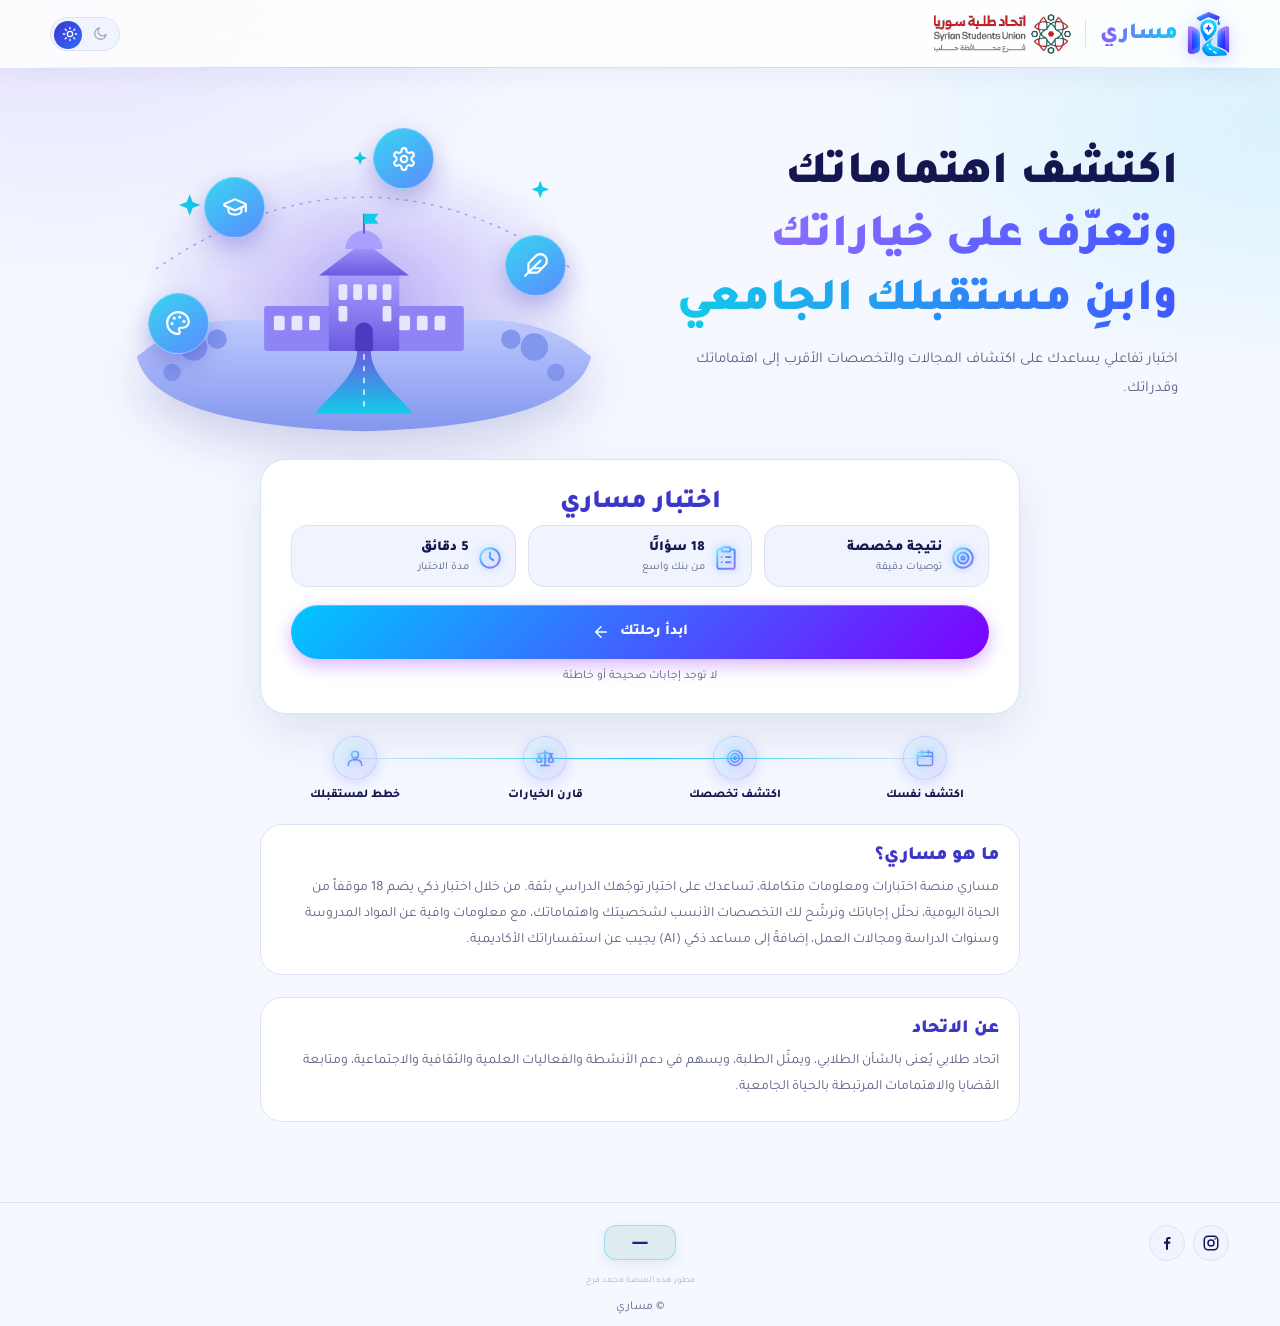
<file: index.html>
<!doctype html>
<html lang="ar" dir="rtl">
<head>
  <meta charset="utf-8" />
  <meta name="viewport" content="width=device-width, initial-scale=1, viewport-fit=cover, interactive-widget=resizes-content" />
  <meta name="theme-color" content="#202080" />
  <meta name="color-scheme" content="light dark" />
  <link rel="icon" type="image/png" href="assets/favicon.png" />
  <title>مساري | اكتشف اهتماماتك، واختر مستقبلك</title>
  <meta name="description" content="مساري: اختبار تفاعلي استرشادي يساعدك على اكتشاف اهتماماتك والتعرّف على مجالات وتخصصات مناسبة لك." />
  <meta property="og:title" content="مساري | اكتشف اهتماماتك، واختر مستقبلك" />
  <meta property="og:description" content="اختبار تفاعلي استرشادي يساعدك على اكتشاف اهتماماتك والتعرّف على مجالات وتخصصات مناسبة." />
  <meta property="og:type" content="website" />

  <link rel="preconnect" href="https://fonts.googleapis.com" />
  <link rel="preconnect" href="https://fonts.gstatic.com" crossorigin />
  <link href="https://fonts.googleapis.com/css2?family=Tajawal:wght@500;700;800;900&display=swap" rel="stylesheet" />

  <!-- Cascade order matters: glow.css overrides style.css. Keep the ?v= value
       identical across all assets (and the JS module imports) when releasing. -->
  <link rel="stylesheet" href="style.css?v=1.1" />
  <link rel="stylesheet" href="chatbot.css?v=1.1" />
  <link rel="stylesheet" href="glow.css?v=1.1" />
</head>
<body>
  <div class="page">

    <nav class="nav" aria-label="التنقل الرئيسي">
      <div class="nav-left">
        <button type="button" class="theme-btn theme-toggle" id="themeBtn" aria-label="تبديل الوضع الليلي والنهاري" title="تبديل الوضع الليلي والنهاري"></button>
      </div>
      <div class="nav-right">
        <img class="nav-union-logo" src="assets/union-logo-wide.png" alt="شعار اتحاد طلبة سوريا" onerror="this.style.display='none';this.nextElementSibling&&(this.nextElementSibling.style.display='none')">
        <span class="nav-divider" aria-hidden="true"></span>
        <a class="brand" href="#top" aria-label="مساري - الصفحة الرئيسية">
          <span class="brand-name">مساري</span><img class="brand-logo" src="assets/masari-logo.png" alt="شعار مساري">
        </a>
      </div>
    </nav>

    <div class="wrap">

      <section class="hero" id="top">
        <div class="hero-copy">
          <h2>اكتشف اهتماماتك<br><span>وتعرّف على خياراتك</span><br><strong>وابنِ مستقبلك الجامعي</strong></h2>
        </div>
        <div class="hero-illustration" aria-hidden="true">
          <svg class="hero-svg" viewBox="0 0 480 330" xmlns="http://www.w3.org/2000/svg">
            <defs>
              <linearGradient id="gHill" x1="0" y1="0" x2="0" y2="1"><stop offset="0" class="s-h1"/><stop offset="1" class="s-h2"/></linearGradient>
              <linearGradient id="gBld" x1="0" y1="0" x2="0" y2="1"><stop offset="0" class="s-b1"/><stop offset="1" class="s-b2"/></linearGradient>
              <linearGradient id="gRoad" x1="0" y1="1" x2="0" y2="0"><stop offset="0" class="s-r1"/><stop offset="1" class="s-r2"/></linearGradient>
              <radialGradient id="gGlow"><stop offset="0" stop-color="#8b6cff" stop-opacity=".42"/><stop offset="1" stop-color="#8b6cff" stop-opacity="0"/></radialGradient>
            </defs>
            <ellipse cx="240" cy="185" rx="235" ry="150" fill="url(#gGlow)"/>
            <path class="il-orbit" d="M28 160 Q240 14 452 160"/>
            <path d="M8 250 Q60 204 150 214 Q240 188 330 214 Q420 204 472 250 Q456 320 240 326 Q24 320 8 250Z" fill="url(#gHill)"/>
            <g class="il-tree"><circle cx="66" cy="240" r="14"/><circle cx="90" cy="232" r="10"/><circle cx="414" cy="240" r="14"/><circle cx="390" cy="232" r="10"/><circle cx="44" cy="266" r="9"/><circle cx="436" cy="266" r="9"/></g>
            <rect class="il-wing" x="138" y="198" width="76" height="46" rx="3"/>
            <rect class="il-wing" x="266" y="198" width="76" height="46" rx="3"/>
            <rect x="204" y="164" width="72" height="80" rx="3" fill="url(#gBld)"/>
            <path d="M194 167 L240 132 L286 167Z" fill="url(#gBld)"/>
            <path class="il-dome" d="M221 140 A19 19 0 0 1 259 140Z"/>
            <path class="il-pole" d="M240 104V124"/><path class="il-flag" d="M240 104h15l-4 5 4 5h-15Z"/>
            <g class="il-win"><rect x="148" y="208" width="11" height="15" rx="2"/><rect x="166" y="208" width="11" height="15" rx="2"/><rect x="184" y="208" width="11" height="15" rx="2"/><rect x="276" y="208" width="11" height="15" rx="2"/><rect x="294" y="208" width="11" height="15" rx="2"/><rect x="312" y="208" width="11" height="15" rx="2"/><rect x="214" y="176" width="9" height="16" rx="2"/><rect x="229" y="176" width="9" height="16" rx="2"/><rect x="244" y="176" width="9" height="16" rx="2"/><rect x="259" y="176" width="9" height="16" rx="2"/><rect x="214" y="198" width="9" height="16" rx="2"/><rect x="259" y="198" width="9" height="16" rx="2"/></g>
            <path class="il-door" d="M231 244V224a9 9 0 0 1 18 0v20Z"/>
            <path class="il-road2" d="M233 244C233 270 205 288 190 308L290 308C275 288 247 270 247 244Z"/>
            <path class="il-road2-dash" d="M240 248C240 272 240 290 240 306"/>
            <g class="il-spark"><path d="M62 84l3 8 8 3-8 3-3 8-3-8-8-3 8-3z"/><path d="M420 70l2.5 6.5 6.5 2.5-6.5 2.5-2.5 6.5-2.5-6.5-6.5-2.5 6.5-2.5z"/><path d="M236 40l2 5 5 2-5 2-2 5-2-5-5-2 5-2z"/></g>
          </svg>
          <div class="hero-orb orb-cap"><span data-icon="graduationCap" data-icon-size="26"></span></div>
          <div class="hero-orb orb-gear"><span data-icon="settings2" data-icon-size="26"></span></div>
          <div class="hero-orb orb-art"><span data-icon="palette" data-icon-size="26"></span></div>
          <div class="hero-orb orb-idea"><span data-icon="feather" data-icon-size="26"></span></div>
        </div>
        <p class="hero-desc">اختبار تفاعلي يساعدك على اكتشاف المجالات والتخصصات الأقرب إلى اهتماماتك وقدراتك.</p>
      </section>

      <div class="quiz-card">

        <!-- The three screens below are toggled by app.js via the .hidden class:
             intro -> registration -> quizContent (questions, then result). -->
        <div class="intro-screen" id="introScreen">
          <div class="intro-kicker">اختبار مساري</div>
          <div class="intro-stats">
            <div class="intro-stat"><strong>نتيجة مخصصة</strong><span>توصيات دقيقة</span><i><span data-icon="target" data-icon-size="26"></span></i></div>
            <div class="intro-stat"><strong>18 سؤالًا</strong><span>من بنك واسع</span><i><span data-icon="clipboardList" data-icon-size="26"></span></i></div>
            <div class="intro-stat"><strong>5 دقائق</strong><span>مدة الاختبار</span><i><span data-icon="clock" data-icon-size="26"></span></i></div>
          </div>
          <button class="btn primary start-btn" id="startBtn" type="button">ابدأ رحلتك <span data-icon="arrowLeft" data-icon-size="18"></span></button>
          <div class="intro-note">لا توجد إجابات صحيحة أو خاطئة</div>
        </div>

        <div class="intro-screen hidden" id="registrationScreen">
          <div class="flow-stepper" aria-label="مراحل التسجيل">
            <div class="flow-step active"><b>1</b><span>أخبرنا عنك</span></div><i></i>
            <div class="flow-step"><b>2</b><span>دراستك</span></div><i></i>
            <div class="flow-step"><b>3</b><span>انضمامك</span></div><i></i>
            <div class="flow-step"><b>4</b><span>ابدأ الاختبار</span></div>
          </div>

          <h3 class="reg-title">قبل أن نبدأ</h3>
          <p class="reg-subtitle">هذه المعلومات تساعدنا على تقديم نتيجة مخصصة لك.</p>

          <div class="reg-field">
            <label for="regName">الاسم الكامل <span class="req">*</span></label>
            <input type="text" id="regName" placeholder="أدخل اسمك الثلاثي" autocomplete="name">
          </div>

          <div class="reg-field">
            <label for="regPhone">رقم الهاتف <span class="req">*</span></label>
            <input type="tel" id="regPhone" placeholder="09XXXXXXXX" autocomplete="tel" inputmode="tel">
          </div>

          <div class="reg-field">
            <label for="age">العمر <span class="req">*</span></label>
            <div class="age-stepper">
              <button type="button" class="stepper-btn" id="ageMinus" aria-label="تقليل العمر">−</button>
              <input type="number" id="age" min="14" max="100" value="17" inputmode="numeric" aria-label="العمر">
              <button type="button" class="stepper-btn" id="agePlus" aria-label="زيادة العمر">+</button>
            </div>
          </div>

          <div class="reg-field">
            <label>الفرع الدراسي <span class="req">*</span></label>
            <div class="branch-options" role="radiogroup" aria-label="الفرع الدراسي">
              <button type="button" class="branch-btn" data-branch="sci" role="radio" aria-checked="false">
                <span class="branch-icon" data-icon="flaskConical" data-icon-size="26"></span>
                <span class="branch-label">علمي</span>
              </button>
              <button type="button" class="branch-btn" data-branch="lit" role="radio" aria-checked="false">
                <span class="branch-icon" data-icon="bookOpen" data-icon-size="26"></span>
                <span class="branch-label">أدبي</span>
              </button>
            </div>
          </div>

          <div class="reg-field">
            <label for="regTargetBranch">الفرع الأكاديمي الذي تطمح إليه</label>
            <input type="text" id="regTargetBranch" placeholder="مثال: هندسة المعلوماتية (اختياري)">
          </div>

          <div class="reg-field">
            <label>هل ترغب في الانضمام إلى اتحاد طلبة سورية؟ <span class="req">*</span></label>
            <div class="union-options" role="radiogroup" aria-label="الانضمام للاتحاد">
              <button type="button" class="union-btn" data-union="نعم" role="radio" aria-checked="false">
                <span class="union-icon" data-icon="check" data-icon-size="18"></span>
                <span class="union-label">نعم</span>
              </button>
              <button type="button" class="union-btn" data-union="لا" role="radio" aria-checked="false">
                <span class="union-icon" data-icon="x" data-icon-size="18"></span>
                <span class="union-label">لا</span>
              </button>
            </div>
          </div>

          <button class="btn primary reg-start-btn" id="startQuizBtn" type="button">ابدأ الاختبار</button>

          <p class="form-data-note">بمتابعتك أنت موافق على إرسال بياناتك. نجمعها لدراسة توجهات الطلاب وتحسين الاختبار.</p>
        </div>

        <div id="quizContent" class="hidden">
          <div class="section-title" id="titleBar">
            <h3>اكتشف مسارك</h3>
            <div class="qCounter" id="qCounter">السؤال 1</div>
          </div>
          <div class="progress" aria-hidden="true"><div class="bar" id="bar"></div></div>
          <div class="saved-hint" id="savedHint">تم حفظ تقدمك</div>
          <div id="questions" aria-live="polite"></div>

          <div class="result" id="resultBox" tabindex="-1">
            <div class="resultBox">
              <div class="result-head">
                <h3 class="result-title" id="resultPill">تعرّف على مسارك</h3>
                <p class="result-sub">بناءً على إجاباتك، هذه هي التخصصات الأكثر ملاءمة لك.</p>
              </div>
              <div class="confidence" id="confidenceLabel"></div>
              <button class="best-card" id="bestCard" type="button" aria-label="تفاصيل التخصص الأقرب">
                <span class="best-icon" id="bestIcon"></span>
                <span class="best-text">
                  <small>تخصصك الأقرب</small>
                  <strong id="bestName">—</strong>
                  <em id="bestMeta"></em>
                </span>
                <span class="best-ring-wrap">
                  <span class="best-ring">
                    <svg viewBox="0 0 100 100" aria-hidden="true">
                      <defs><linearGradient id="ringGrad" x1="0" y1="0" x2="1" y2="1"><stop offset="0" stop-color="#12cbe8"/><stop offset="1" stop-color="#4058ff"/></linearGradient></defs>
                      <circle class="ring-bg" cx="50" cy="50" r="42"/>
                      <circle class="ring-fill" id="bestRing" cx="50" cy="50" r="42"/>
                    </svg>
                    <b id="bestPct">—</b>
                  </span>
                  <small>نسبة التوافق</small>
                </span>
              </button>
              <div class="direction-strip" id="directionStrip"></div>
              <h4 class="result-section">تخصصات أخرى مناسبة لك</h4>
              <div class="other-specs" id="otherSpecs"></div>
              <h4 class="result-section">نقاط قوتك</h4>
              <p class="scores-help">مؤشراتك على الأبعاد السبعة: النسبة تعني كم مرة اخترت هذا المجال عندما ظهر لك بين الخيارات. هي مؤشر تقريبي وليست حكماً نهائياً.</p>
              <div class="dimensions-bars" id="dimensionsBars"></div>
              <div class="study-tip" id="studyTipBox">
                <div class="study-tip-title"><span data-icon="lightbulb" data-icon-size="16"></span> نصيحة للدراسة</div>
                <p id="studyTipText">—</p>
              </div>
              <div class="kind-note" id="kindNote">
                <b>الكلية والمعهد:</b> الكلية برنامج جامعي أطول وأكثر عمقاً نظرياً غالباً، بينما المعهد يركّز على الجانب التطبيقي وتكون مدته أقصر في كثير من الحالات. اختر حسب أسلوب تعلّمك وهدفك المهني.
              </div>
              <div class="edu-note" id="eduNote">
                <div class="edu-note-title">أنواع التعليم</div>
                <div class="edu-grid">
                  <div class="edu-item"><b>عام</b><span>رسوم أقل، ومقاعد محدودة حسب المفاضلة.</span></div>
                  <div class="edu-item"><b>موازي</b><span>رسوم أعلى، وفرص قبول أوسع غالباً.</span></div>
                  <div class="edu-item"><b>مفتوح</b><span>تعليم مرن بفرص قبول أوسع، وغالباً بنظام عن بُعد أو جزئي.</span></div>
                  <div class="edu-item"><b>افتراضي</b><span>دراسة عن بُعد بالكامل عبر المنصات الإلكترونية.</span></div>
                  <div class="edu-item"><b>خاص</b><span>جامعات خاصة برسومها وشروط قبولها المستقلة.</span></div>
                </div>
              </div>
              <div class="result-note">
                هذه النتيجة استرشادية لمساعدتك على اكتشاف اهتماماتك، وليست حكماً نهائياً بشأن التخصص المناسب لك. وقد تختلف ملاءمة التخصص حسب شروط القبول ونوع التعليم (عام، موازي، مفتوح، افتراضي، خاص) والخطة الدراسية في كل عام. وباستخدامك المنصة تقرّ بأن المسؤولية عن أي قرار دراسي تقع عليك، وبأن المنصة وجهة تطويرها غير مسؤولتين عن نتائجه.
              </div>
              <div class="result-actions">
                <button class="btn primary" id="restartBtn" type="button"><span data-icon="rotateCcw" data-icon-size="18"></span><span>ابدأ من جديد</span></button>
                <button class="btn notes-btn" id="notesBtn" type="button"><span data-icon="messageSquareText" data-icon-size="18"></span><span>ملاحظات</span></button>
                <button class="btn" id="shareBtn" type="button"><span data-icon="share2" data-icon-size="18"></span><span>مشاركة صورة</span></button>
              </div>
            </div>
          </div>

          <div class="actions" id="navActions">
            <button class="btn primary" id="nextBtn" type="button">التالي</button>
            <button class="btn ghost" id="skipBtn" type="button" title="تخطي هذا السؤال">تخطي</button>
            <button class="btn" id="backBtn" type="button" disabled>السابق <span data-icon="arrowLeft" data-icon-size="18"></span></button>
          </div>
        </div>
      </div>

      <div class="journey" id="journey" aria-label="مراحل الرحلة">
        <div class="journey-step"><span class="journey-ico"><span data-icon="calendar" data-icon-size="20"></span></span>اكتشف نفسك</div>
        <div class="journey-step"><span class="journey-ico"><span data-icon="target" data-icon-size="20"></span></span>اكتشف تخصصك</div>
        <div class="journey-step"><span class="journey-ico"><span data-icon="scale" data-icon-size="20"></span></span>قارن الخيارات</div>
        <div class="journey-step"><span class="journey-ico"><span data-icon="user" data-icon-size="20"></span></span>خطط لمستقبلك</div>
      </div>

      <section class="about-card" id="about" aria-label="عن اختبار مساري">
        <h3>ما هو مساري؟</h3>
        <p>مساري منصة اختبارات ومعلومات متكاملة، تساعدك على اختيار توجّهك الدراسي بثقة. من خلال اختبار ذكي يضم 18 موقفاً من الحياة اليومية، نحلّل إجاباتك ونرشّح لك التخصصات الأنسب لشخصيتك واهتماماتك، مع معلومات وافية عن المواد المدروسة وسنوات الدراسة ومجالات العمل، إضافةً إلى مساعد ذكي (AI) يجيب عن استفساراتك الأكاديمية.</p>
      </section>

      <section class="union-about" aria-label="عن الاتحاد">
        <div>
          <h3>عن الاتحاد</h3>
          <p>اتحاد طلابي يُعنى بالشأن الطلابي، ويمثّل الطلبة، ويسهم في دعم الأنشطة والفعاليات العلمية والثقافية والاجتماعية، ومتابعة القضايا والاهتمامات المرتبطة بالحياة الجامعية.</p>
        </div>
      </section>
    </div>

    <footer class="site-footer" id="footer">
      <div class="footer-block footer-counter">
        <div class="counter" aria-label="عدد الزيارات"><b id="visitCount">—</b></div>
      </div>
      <div class="footer-block footer-social">
        <div class="social-links" aria-label="روابط الاتحاد على مواقع التواصل">
          <a class="social-link" href="https://www.instagram.com/studentaleppo" target="_blank" rel="noopener noreferrer" aria-label="إنستغرام اتحاد طلبة سوريا">
            <svg viewBox="0 0 24 24" fill="none" aria-hidden="true"><rect x="3" y="3" width="18" height="18" rx="5" stroke="currentColor" stroke-width="2"/><circle cx="12" cy="12" r="4" stroke="currentColor" stroke-width="2"/><circle cx="17.4" cy="6.7" r="1.1" fill="currentColor"/></svg>
          </a>
          <a class="social-link" href="https://www.facebook.com/share/1Bwm9gAzdP/" target="_blank" rel="noopener noreferrer" aria-label="فيسبوك اتحاد طلبة سوريا">
            <svg viewBox="0 0 24 24" fill="currentColor" aria-hidden="true"><path d="M13.4 21v-8h2.7l.4-3h-3.1V8.1c0-.9.3-1.5 1.6-1.5h1.7V4c-.3 0-1.2-.1-2.3-.1-2.3 0-3.8 1.4-3.8 3.9V10H8v3h2.6v8h2.8Z"/></svg>
          </a>
        </div>
      </div>
      <div class="ai-credit" aria-label="معلومة عن تطوير المنصة">مطور هذه المنصة محمد فرح</div>
      <div class="copyright">© مساري</div>
    </footer>
  </div>

  <!-- Dialogs: opened and closed by app.js (open/closeMajorModal, notes flow). -->
  <div class="major-modal" id="majorModal" role="dialog" aria-modal="true" aria-hidden="true" aria-labelledby="majorModalTitle">
    <div class="major-modal-card">
      <div class="major-modal-top">
        <div>
          <div class="major-modal-title" id="majorModalTitle">التخصص</div>
          <div class="major-modal-sub" id="majorModalSub"></div>
        </div>
        <button class="major-close" id="majorModalClose" type="button" aria-label="إغلاق">×</button>
      </div>
      <div class="major-info"><h5><span data-icon="bookOpen" data-icon-size="16"></span> عن الاختصاص</h5><p id="majorModalSummary"></p></div>
      <div class="major-info"><h5><span data-icon="target" data-icon-size="16"></span> ما تدرسه فيه</h5><div id="majorModalStudy"></div></div>
      <div class="major-info"><h5><span data-icon="clock" data-icon-size="16"></span> مدة الدراسة</h5><div class="major-duration" id="majorModalDuration"></div></div>
      <div class="major-info"><h5><span data-icon="landmark" data-icon-size="16"></span> الجامعات</h5><div class="major-jobs" id="majorModalUniversities"></div></div>
      <div class="major-info"><h5><span data-icon="briefcase" data-icon-size="16"></span> مجالات العمل بعد التخرج</h5><div class="major-jobs" id="majorModalJobs"></div></div>
      <div class="major-info"><h5><span data-icon="lightbulb" data-icon-size="16"></span> نصيحة</h5><p id="majorModalAdvice"></p></div>
      <div class="major-modal-note">المعلومات للتعريف بالاختصاص بشكل مبسّط، وقد تختلف الخطة الدراسية وبعض فرص العمل بحسب البرنامج والجامعة.</div>
    </div>
  </div>

  <div class="note-modal" id="noteModal" role="dialog" aria-modal="true" aria-hidden="true" aria-labelledby="noteModalTitle">
    <div class="note-modal-card">
      <div class="note-modal-top">
        <div class="note-modal-title" id="noteModalTitle">شاركنا ملاحظتك</div>
        <button class="note-close" id="noteModalClose" type="button" aria-label="إغلاق">×</button>
      </div>
      <p class="note-modal-hint">اكتب رأيك أو اقتراحك لتحسين مساري — ملاحظاتك تساعدنا نطوّر المنصة.</p>
      <textarea id="noteText" class="note-textarea" rows="6" placeholder="اكتب ملاحظتك هنا..." maxlength="2000"></textarea>
      <div class="note-modal-actions">
        <button class="btn" id="noteCancelBtn" type="button">إلغاء</button>
        <button class="btn primary" id="noteSubmitBtn" type="button">إرسال</button>
      </div>
    </div>
  </div>

  <div class="toast-wrap" id="toastWrap" aria-live="polite"></div>

  <script type="module" src="app.js?v=1.1"></script>
</body>
</html>
</file>
<file: style.css>
/* مساري — v2.1 | ملف تنسيق موحّد */
:root{--bg:#f5f8ff;--paper:#fff;--text:#14164f;--muted:#5d6385;--primary:#3d37c9;--accent:#14c9f5;--blue:#2f6bff;--purple:#8b5cff;--line:#dbe2f4;--soft:#f0f4ff;--sel:#e6faff;--shadow:0 20px 50px rgba(37,45,130,.10);--toast:#25248f;--danger:#d92d20;--grad:linear-gradient(to left,#6a4cff,#2f6bff 55%,#14c9f5);--accent-line:#9fe3f2;--orb:linear-gradient(145deg,#37d6f0,#5b8bff);--il-h1:#c3cfff;--il-h2:#8396ee;--il-b1:#aa9eff;--il-b2:#6a5be0;--il-wing:#8f84f5;--il-win:#f0f1ff;--il-r1:#12cbe8;--il-r2:#6a5be0;--il-orbit:#9aa8ee;--il-tree:#8396ee;--il-door:#4a3bc0}
html.dark{--bg:#070a2b;--paper:#10133e;--text:#f5f6ff;--muted:#aeb4d6;--primary:#9d8fff;--line:#2a2e66;--soft:#15194a;--sel:#12354a;--shadow:0 24px 60px rgba(0,0,0,.4);--toast:#10102f;--accent-line:#2f6a86;--orb:linear-gradient(145deg,#8e7bff,#30239c);--il-h1:#3d3aa8;--il-h2:#1c1a6e;--il-b1:#a79bff;--il-b2:#4b3bc0;--il-wing:#6a58e0;--il-win:#dadcff;--il-orbit:#4a4fb5;--il-tree:#2f2d94;--il-door:#2a1f8a}
*{box-sizing:border-box}
html{scroll-behavior:smooth;overflow-x:hidden}
body{margin:0;min-height:100vh;overflow-x:hidden;font-family:"Tajawal","Cairo","Segoe UI",system-ui,Tahoma,sans-serif;background:var(--bg);color:var(--text);transition:background .3s,color .3s}
html.dark body{background:radial-gradient(circle at 50% -10%,#171b55,#080b2e 50%,#050722)}
button,input,textarea{font-family:inherit}
.hidden{display:none!important}
.page{position:relative;min-height:100vh}
.wrap{width:min(1100px,calc(100% - 28px));margin:0 auto;padding-bottom:40px}
:focus-visible{outline:3px solid rgba(18,203,232,.4);outline-offset:2px}

/* التنقل */
.theme-btn{width:70px;height:34px;border-radius:999px;border:1px solid var(--line);background:var(--soft);display:flex;align-items:center;justify-content:space-between;padding:3px 5px;position:relative;cursor:pointer;color:var(--muted);font-size:15px}
.theme-btn:before{content:"";position:absolute;top:3px;left:3px;width:28px;height:28px;border-radius:50%;background:linear-gradient(135deg,var(--primary),var(--blue));transition:transform .3s cubic-bezier(.3,.8,.3,1)}
.theme-btn span{position:relative;z-index:1;width:28px;height:28px;display:grid;place-items:center}
.theme-btn .active{color:#fff}
[data-icon]{display:inline-flex;align-items:center;justify-content:center;line-height:0}
[data-icon] svg,.ico svg{display:block}

/* الهيرو */
.hero{display:grid;grid-template-columns:1fr 1fr;grid-template-areas:"copy ill" "desc ill";align-items:center;column-gap:28px;padding:44px 12px 14px;min-height:340px}
.hero-copy{grid-area:copy;align-self:end;animation:rise .7s both}
.hero-desc{grid-area:desc;align-self:start;margin:12px 0 0;max-width:520px;color:var(--muted);font-size:15px;line-height:1.9;animation:rise .7s .1s both}
.hero-brand-mini{display:inline-block;padding:5px 14px;border-radius:999px;background:rgba(139,108,255,.12);border:1px solid rgba(139,108,255,.25);color:var(--primary);font-weight:900;font-size:12px;margin-bottom:12px}
.hero h2{margin:0;font-size:clamp(28px,3.6vw,48px);line-height:1.38;font-weight:900;color:var(--text)}
.hero h2 span{background:linear-gradient(90deg,#8b6cff,#4058ff);-webkit-background-clip:text;background-clip:text;color:transparent}
.hero h2 strong{background:linear-gradient(90deg,#12cbe8,#4058ff);-webkit-background-clip:text;background-clip:text;color:transparent;font-weight:900}
.hero-illustration{grid-area:ill;position:relative;width:100%;max-width:470px;aspect-ratio:480/330;justify-self:center}
.hero-svg{width:100%;height:100%;display:block;overflow:visible;filter:drop-shadow(0 18px 26px rgba(37,36,143,.2))}
.s-h1{stop-color:var(--il-h1)}.s-h2{stop-color:var(--il-h2)}.s-b1{stop-color:var(--il-b1)}.s-b2{stop-color:var(--il-b2)}.s-r1{stop-color:var(--il-r1)}.s-r2{stop-color:var(--il-r2)}
.il-orbit{fill:none;stroke:var(--il-orbit);stroke-width:1.5;stroke-dasharray:2 7;stroke-linecap:round}
.il-tree circle{fill:var(--il-tree)}
.il-wing{fill:var(--il-wing)}.il-dome{fill:var(--il-b1)}.il-pole{stroke:var(--il-b2);stroke-width:2}.il-flag{fill:var(--il-r1)}
.il-win rect{fill:var(--il-win);opacity:.9}.il-door{fill:var(--il-door)}
.il-road-glow{fill:none;stroke:var(--il-r1);stroke-width:38;stroke-linecap:round;opacity:.22}
.il-road{fill:none;stroke:url(#gRoad);stroke-width:28;stroke-linecap:round}
.il-road-dash{fill:none;stroke:#fff;stroke-opacity:.65;stroke-width:2;stroke-dasharray:3 9}
.il-spark path{fill:var(--il-r1);transform-box:fill-box;transform-origin:center;animation:twinkle 2.6s ease-in-out infinite}
.il-spark path:nth-child(2){animation-delay:.9s}.il-spark path:nth-child(3){animation-delay:1.6s}
.il-flag{transform-box:fill-box;transform-origin:left center;animation:wave 3s ease-in-out infinite}
.hero-orb{position:absolute;width:13%;aspect-ratio:1;border-radius:50%;display:grid;place-items:center;background:var(--orb);border:1px solid rgba(255,255,255,.3);color:#fff;box-shadow:0 10px 24px rgba(56,44,178,.3);animation:float 5s ease-in-out infinite}
.orb-cap{left:16%;top:20%}.orb-gear{left:52%;top:5%;animation-delay:-1.4s}.orb-art{left:4%;top:56%;animation-delay:-2.6s}.orb-idea{left:80%;top:38%;animation-delay:-3.6s}
.journey{width:min(760px,100%);margin:22px auto 0;display:flex;position:relative;animation:rise .7s .3s both}
.journey:before{content:"";position:absolute;top:22px;right:12.5%;left:12.5%;height:1px;background:linear-gradient(90deg,var(--line),var(--accent),var(--line))}
.journey-step{position:relative;flex:1;display:flex;flex-direction:column;align-items:center;gap:8px;font-size:12px;font-weight:800;text-align:center}
.journey-ico{width:44px;height:44px;border-radius:50%;display:grid;place-items:center;background:var(--paper);border:1px solid var(--line);color:var(--primary);box-shadow:0 6px 16px rgba(37,36,143,.1)}

/* البطاقة */
.quiz-card{width:min(760px,100%);margin:10px auto 0;padding:28px 30px 30px;border-radius:26px;background:var(--paper);border:1px solid var(--line);box-shadow:var(--shadow);animation:rise .7s .15s both}
.intro-screen{text-align:center;animation:fade .35s}
.intro-kicker{font-size:26px;font-weight:900;color:var(--primary);margin-bottom:6px}
.intro-lead{max-width:600px;margin:0 auto 20px;color:var(--muted);font-size:14px;line-height:1.9}
.intro-stats{display:grid;grid-template-columns:repeat(3,1fr);gap:12px;margin:0 auto 18px}
.intro-stat{position:relative;padding:14px 46px 12px 12px;text-align:right;border:1px solid var(--line);background:var(--soft);border-radius:16px;animation:rise .6s both}
.intro-stat:nth-child(2){animation-delay:.1s}.intro-stat:nth-child(3){animation-delay:.2s}
.intro-stat strong{display:block;font-size:14px;font-weight:900}
.intro-stat span{display:block;margin-top:4px;color:var(--muted);font-size:11px}
.intro-stat i{position:absolute;right:12px;top:50%;transform:translateY(-50%);font-style:normal;color:var(--accent);font-size:24px}
.intro-note{margin-top:10px;color:var(--muted);font-size:12px}
.start-btn{width:100%;height:54px;font-size:16px}
.intro-stat i{display:inline-flex}

/* الأزرار */
.actions{display:flex;gap:10px;margin-top:16px;flex-wrap:wrap}
.btn{flex:1 1 0;min-width:0;min-height:48px;padding:12px 16px;border-radius:14px;border:1px solid var(--line);background:var(--soft);color:var(--primary);font-size:15px;font-weight:900;cursor:pointer;display:inline-flex;align-items:center;justify-content:center;gap:8px;text-decoration:none;transition:transform .16s,box-shadow .16s;position:relative;overflow:hidden}
.btn:hover:not(:disabled){transform:translateY(-2px);box-shadow:0 8px 18px rgba(37,36,143,.14)}
.btn:active:not(:disabled){transform:scale(.98)}
.btn:disabled{opacity:.5;cursor:not-allowed}
.btn.primary{background:var(--grad);border-color:transparent;color:#fff;box-shadow:0 8px 18px rgba(37,36,143,.2)}
.btn.primary:after{content:"";position:absolute;top:0;bottom:0;width:40%;left:-60%;background:linear-gradient(100deg,transparent,rgba(255,255,255,.35),transparent);animation:shine 3.5s ease-in-out infinite}
.btn span{display:inline-flex}
.btn.ghost{flex:0 0 auto;min-width:88px;background:transparent;border-style:dashed;color:var(--muted)}

/* التسجيل */
.flow-stepper{display:flex;direction:rtl;justify-content:center;max-width:560px;margin:0 auto 20px}
.flow-step{display:flex;flex-direction:column;align-items:center;gap:6px;min-width:72px;color:var(--muted);font-size:11px;font-weight:800}
.flow-step b{width:30px;height:30px;border-radius:50%;display:grid;place-items:center;background:var(--soft);border:1px solid var(--line)}
.flow-step.active{color:var(--primary)}
.flow-step.active b{background:linear-gradient(135deg,var(--accent),var(--blue));color:#fff;border-color:transparent;animation:pulse 2s infinite}
.flow-step.done b{background:var(--accent);border-color:transparent;color:#06324a}
.flow-step.done{color:var(--text)}
.flow-stepper>i{flex:1;max-width:80px;height:1px;margin-top:15px;background:linear-gradient(90deg,var(--accent),var(--line))}
.reg-title{margin:0 0 6px;font-size:26px;font-weight:900;color:var(--primary);text-align:center}
.reg-subtitle{margin:0 auto 20px;max-width:440px;color:var(--muted);font-size:14px;line-height:1.7;text-align:center}
.reg-field{margin-bottom:16px;text-align:right}
.reg-field label{display:block;margin-bottom:7px;font-size:14px;font-weight:800}
.req{color:var(--danger)}
.reg-field input[type=text],.reg-field input[type=tel]{width:100%;min-height:48px;padding:12px 15px;border:1px solid var(--line);border-radius:14px;background:var(--paper);color:var(--text);font-size:15px;outline:none;transition:border-color .2s,box-shadow .2s}
.reg-field input:focus,.note-textarea:focus{border-color:var(--accent);box-shadow:0 0 0 3px rgba(18,203,232,.18)}
.reg-field input[type=tel]{direction:ltr;text-align:left}
.age-stepper{display:flex;border:1px solid var(--line);border-radius:14px;overflow:hidden;background:var(--paper)}
.age-stepper input{flex:1;min-width:0;border:0;background:transparent;color:var(--text);text-align:center;font-size:20px;font-weight:900;direction:ltr;outline:none;appearance:textfield;-moz-appearance:textfield}
.age-stepper input::-webkit-outer-spin-button,.age-stepper input::-webkit-inner-spin-button{-webkit-appearance:none}
.stepper-btn{width:56px;min-height:50px;border:0;background:var(--soft);color:var(--primary);font-size:24px;font-weight:900;cursor:pointer}
.stepper-btn:disabled{opacity:.35;cursor:not-allowed}
.branch-options,.union-options{display:flex;gap:12px}
.branch-btn,.union-btn{flex:1;min-height:76px;padding:12px;border:1px solid var(--line);border-radius:16px;background:var(--soft);color:var(--text);font-weight:800;cursor:pointer;display:flex;flex-direction:column;align-items:center;justify-content:center;gap:6px;transition:.2s}
.union-btn{min-height:52px;flex-direction:row}
.branch-btn:hover,.union-btn:hover{transform:translateY(-2px);border-color:var(--accent)}
.branch-btn.selected,.union-btn.selected{border-color:var(--accent);background:var(--sel);box-shadow:0 8px 20px rgba(18,203,232,.15)}
.branch-icon{display:inline-flex;color:var(--primary)}
.union-icon{display:inline-flex}
.reg-start-btn{width:100%;margin-top:8px}
.form-data-note{margin:12px auto 0;max-width:380px;color:var(--muted);font-size:12px;line-height:1.7;text-align:center}

/* الأسئلة */
#quizContent{animation:fade .35s}
.section-title{display:flex;align-items:center;justify-content:space-between;margin-bottom:8px}
.section-title h3{margin:0;font-size:19px;font-weight:900;color:var(--primary)}
.qCounter{color:var(--muted);font-size:13px;font-weight:700}
.progress{height:8px;border-radius:999px;background:var(--line);overflow:hidden;margin:6px 0 20px}
.bar{height:100%;width:0;border-radius:999px;background:linear-gradient(90deg,var(--accent),var(--blue));transition:width .5s cubic-bezier(.3,.8,.3,1)}
.saved-hint{margin:-12px 0 14px;text-align:center;font-size:12px;font-weight:700;color:var(--accent);opacity:0;transition:opacity .3s}
.saved-hint.show{opacity:1}
.q.active{animation:slideIn .35s both}
.q-head{margin:4px 0 16px;padding:18px 16px 16px;border-radius:20px;border:1px solid var(--line);background:linear-gradient(180deg,var(--soft),var(--paper))}
.q-icon{display:grid;place-items:center;width:54px;height:54px;margin:0 auto 12px;border-radius:50%;background:var(--paper);border:1px solid var(--accent-line);color:var(--primary);box-shadow:0 8px 22px rgba(64,88,255,.2);animation:iconIn .55s cubic-bezier(.3,1.4,.4,1) both}
.q h4{margin:0;font-size:19px;line-height:1.75;font-weight:900}
.options{display:grid;gap:10px}
.opt{width:100%;min-height:54px;padding:13px 16px;border:1px solid var(--line);border-radius:15px;background:var(--paper);color:var(--text);font-size:15px;font-weight:700;line-height:1.5;text-align:right;cursor:pointer;display:flex;align-items:center;transition:.18s}
.opt:before{content:"";flex:none;width:22px;height:22px;margin-left:12px;border:2px solid #a7aec4;border-radius:50%;transition:.18s}
.opt:hover{transform:translateY(-1px);border-color:var(--accent)}
.opt.selected{border-color:var(--accent);background:var(--sel);animation:pop .3s}
.opt.selected:before{content:"✓";display:grid;place-items:center;background:var(--accent);border-color:var(--accent);color:#fff;font-size:13px;font-weight:900}

/* النتيجة */
.result{display:none}.result.active{display:block;animation:fade .4s}
.resultBox{padding:2px}
.result-title{margin:0;font-size:25px;font-weight:900;line-height:1.4}
.result-title .name{color:var(--purple)}
.result-sub{margin:6px 0 12px;color:var(--muted);font-size:14px;line-height:1.7}
.confidence{margin:0 0 14px;padding:10px 13px;border-radius:12px;background:var(--sel);border:1px solid var(--line);font-size:13px;font-weight:700;line-height:1.7}
.skip-summary{margin:0 0 14px;padding:12px 14px;border-radius:14px;background:var(--soft);border:1px solid var(--line)}
.skip-summary-title{margin-bottom:6px;font-size:13px;font-weight:900;color:var(--primary)}
.skip-summary-help{margin:0 0 8px;font-size:12px;line-height:1.7;color:var(--muted)}
.skip-summary-list{margin:0;padding:0 18px 0 0;font-size:12.5px;line-height:1.8}
.best-card{width:100%;display:flex;align-items:center;gap:16px;padding:18px;border-radius:22px;border:1px solid var(--accent-line);background:linear-gradient(135deg,var(--soft),var(--paper));box-shadow:0 14px 34px rgba(37,36,143,.14);color:var(--text);text-align:right;cursor:pointer;transition:transform .2s,box-shadow .2s;animation:rise .6s both}
.best-card:hover{transform:translateY(-2px);box-shadow:0 18px 40px rgba(37,36,143,.2)}
.best-icon{flex:none;width:84px;height:84px;border-radius:50%;display:grid;place-items:center;color:#fff;background:radial-gradient(circle at 30% 25%,#8b7bff,#2f2aa0);box-shadow:0 10px 26px rgba(64,88,255,.35)}
.best-text{flex:1;min-width:0;display:flex;flex-direction:column;gap:4px}
.best-text small{color:var(--accent);font-weight:800;font-size:13px}
.best-text strong{font-size:21px;line-height:1.4;font-weight:900}
.best-text em{font-style:normal;color:var(--muted);font-size:12px}
.best-ring-wrap{flex:none;display:flex;flex-direction:column;align-items:center;gap:4px}
.best-ring-wrap small{color:var(--muted);font-size:11px;font-weight:700}
.best-ring{position:relative;width:92px;height:92px;display:grid;place-items:center}
.best-ring svg{position:absolute;inset:0;width:100%;height:100%;transform:rotate(-90deg)}
.ring-bg{fill:none;stroke:var(--line);stroke-width:8}
.ring-fill{fill:none;stroke:url(#ringGrad);stroke-width:8;stroke-linecap:round;stroke-dasharray:263.9;stroke-dashoffset:263.9;transition:stroke-dashoffset 1.3s cubic-bezier(.3,.8,.3,1)}
.best-ring b{position:relative;font-size:22px;font-weight:900;font-variant-numeric:tabular-nums}
.direction-strip{display:flex;flex-wrap:wrap;gap:8px;margin-top:12px}
.dir-chip{display:inline-flex;align-items:center;gap:6px;padding:7px 12px;border-radius:999px;background:var(--soft);border:1px solid var(--line);font-size:12.5px}
.dir-chip-icon{color:var(--accent)}.dir-chip-label{color:var(--muted)}.dir-chip b{color:var(--primary)}
.result-section{margin:22px 0 10px;font-size:16px;font-weight:900;color:var(--primary)}
.other-specs{display:grid;grid-template-columns:repeat(3,1fr);gap:10px}
.spec-card{display:flex;flex-direction:column;gap:8px;min-height:104px;padding:12px;border-radius:16px;border:1px solid var(--line);background:var(--soft);color:var(--text);text-align:right;cursor:pointer;transition:.2s;animation:rise .6s both}
.spec-card:nth-child(2){animation-delay:.08s}.spec-card:nth-child(3){animation-delay:.16s}
.spec-card:hover{transform:translateY(-3px);border-color:var(--accent);box-shadow:0 10px 22px rgba(37,36,143,.12)}
.spec-top{display:flex;justify-content:space-between;align-items:flex-start;gap:8px}
.spec-name{font-size:13px;font-weight:800;line-height:1.45}
.spec-ico{flex:none;color:var(--primary)}
.spec-pct{font-size:19px;font-weight:900;color:var(--accent);font-variant-numeric:tabular-nums}
.spec-dir{font-size:11px;color:var(--muted)}
.scores-help{margin:0 0 12px;color:var(--muted);font-size:12px;line-height:1.7}
.dimensions-bars{display:grid;gap:10px}
.dim-bar{display:grid;grid-template-columns:140px 1fr 44px;gap:10px;align-items:center}
.dim-bar-label{display:flex;align-items:center;gap:8px;font-size:12.5px;font-weight:700;white-space:nowrap;overflow:hidden;text-overflow:ellipsis}
.dim-bar-icon{flex:none;width:28px;height:28px;border-radius:9px;display:grid;place-items:center;background:var(--sel);color:var(--primary)}
.dim-bar-track{height:9px;border-radius:999px;background:var(--line);overflow:hidden}
.dim-bar-fill{height:100%;width:0;border-radius:999px;background:linear-gradient(90deg,var(--accent),var(--blue));transition:width 1.1s cubic-bezier(.22,.8,.28,1)}
.dim-bar-value{font-size:12px;font-weight:900;color:var(--primary);text-align:left}
.study-tip,.kind-note,.edu-note,.result-note{margin-top:12px;padding:12px 14px;border-radius:14px;border:1px solid var(--line);background:var(--soft);font-size:12.5px;line-height:1.8;color:var(--muted)}
.study-tip p{margin:0}
.study-tip-title,.edu-note-title{display:flex;align-items:center;gap:6px;margin-bottom:6px;font-size:13px;font-weight:900;color:var(--primary)}
.edu-grid{display:grid;grid-template-columns:1fr 1fr;gap:8px}
.edu-item{display:flex;flex-direction:column;gap:3px;padding:9px 11px;border-radius:11px;background:var(--paper);border:1px solid var(--line)}
.edu-item b{color:var(--text);font-size:12.5px}
.edu-item:last-child:nth-child(odd){grid-column:1/-1}
.major-info h5{display:flex;align-items:center;gap:6px}

/* النوافذ */
.major-modal,.note-modal{position:fixed;inset:0;display:none;align-items:center;justify-content:center;padding:14px;background:rgba(10,14,45,.5);backdrop-filter:blur(5px)}
.skip-reason-overlay{position:fixed;inset:0;display:flex;justify-content:center;align-items:flex-end;padding:14px;background:rgba(10,14,45,.5);backdrop-filter:blur(5px);z-index:2500}
.major-modal{z-index:1000}.note-modal{z-index:1100}
.major-modal.active,.note-modal.active{display:flex}
.major-modal-card,.note-modal-card,.skip-reason-card{width:min(540px,100%);max-height:82vh;overflow:auto;padding:16px;border-radius:22px;background:var(--paper);border:1px solid var(--line);box-shadow:0 24px 60px rgba(10,14,45,.3);animation:modalUp .28s cubic-bezier(.3,.8,.3,1)}
.major-modal-top,.note-modal-top{display:flex;align-items:flex-start;justify-content:space-between;gap:12px}
.major-modal-title,.note-modal-title{font-size:18px;font-weight:900;color:var(--primary)}
.major-modal-sub{margin-top:4px;color:var(--muted);font-size:12px}
.major-close,.note-close{flex:none;width:38px;height:38px;border:1px solid var(--line);border-radius:50%;background:var(--soft);color:var(--muted);font-size:22px;line-height:1;cursor:pointer}
.major-info{margin-top:12px}
.major-info h5{margin:0 0 7px;font-size:13px;color:var(--primary)}
.major-info p{margin:0;color:var(--muted);font-size:13px;line-height:1.85}
.major-study-list{margin:0;padding:0 18px 0 0;color:var(--muted);font-size:13px;line-height:1.9}
.major-jobs{display:flex;flex-wrap:wrap;gap:7px}
.major-job,.major-duration{display:inline-block;padding:7px 11px;border-radius:999px;background:var(--soft);border:1px solid var(--line);color:var(--primary);font-size:12px;font-weight:800}
.major-modal-note{margin-top:14px;padding:10px 12px;border-radius:12px;background:var(--soft);border:1px dashed var(--line);color:var(--muted);font-size:11.5px;line-height:1.7}
.note-modal-hint{margin:8px 0 12px;color:var(--muted);font-size:13px;line-height:1.7}
.note-textarea{width:100%;min-height:140px;resize:vertical;padding:14px;border:1px solid var(--line);border-radius:14px;background:var(--soft);color:var(--text);font-size:15px;line-height:1.7;outline:none}
.note-modal-actions{display:flex;gap:10px;margin-top:14px}
.skip-reason-card{text-align:center;max-width:420px}
.skip-reason-title{margin-bottom:14px;font-size:16px;font-weight:900;color:var(--primary)}
.skip-reason-actions{display:grid;gap:10px;margin-bottom:10px}
.skip-reason-cancel{width:100%}

/* شاشة التجهيز */
.calc-overlay{position:fixed;inset:0;z-index:3000;display:none;align-items:center;justify-content:center;padding:20px;background:radial-gradient(circle at 50% 20%,#1b2080,#070a2b 70%)}
.calc-overlay.active{display:flex}
.calc-card{width:min(430px,100%);padding:34px 26px 28px;border-radius:30px;text-align:center;color:#fff;background:linear-gradient(160deg,#0a1a5e,#25248f);box-shadow:0 30px 90px rgba(0,0,0,.5);animation:rise .5s both}
.calc-label{margin-bottom:10px;font-size:12px;letter-spacing:2px;color:rgba(255,255,255,.55);font-weight:700}
.calc-title{margin:0 0 26px;font-size:25px;font-weight:900}
.calc-progress-wrap{position:relative;width:160px;height:160px;margin:0 auto 26px}
.calc-progress-svg{width:100%;height:100%;transform:rotate(-90deg)}
.calc-progress-bg,.calc-progress-bar{fill:none;stroke-width:7}
.calc-progress-bg{stroke:rgba(255,255,255,.12)}
.calc-progress-bar{stroke:#12cbe8;stroke-linecap:round;stroke-dasharray:377;stroke-dashoffset:377;filter:drop-shadow(0 0 10px rgba(18,203,232,.7))}
.calc-progress-text{position:absolute;inset:0;display:flex;align-items:center;justify-content:center;font-size:42px;font-weight:900;font-variant-numeric:tabular-nums}
.calc-progress-pct{font-size:17px;opacity:.6;margin-right:2px}
.calc-checklist{list-style:none;margin:0 0 20px;padding:0;display:grid;gap:11px;text-align:right}
.calc-item{display:flex;align-items:center;gap:12px;color:rgba(255,255,255,.45);font-size:14px;font-weight:600;transition:color .35s}
.calc-item.done{color:#fff}
.calc-check{flex:none;width:22px;height:22px;border:2px solid rgba(255,255,255,.25);border-radius:50%;display:grid;place-items:center;font-size:13px;font-weight:900;transition:.35s}
.calc-item.done .calc-check{background:#12cbe8;border-color:#12cbe8;color:#0a1a5e}
.calc-item.done .calc-check:after{content:"✓"}
.calc-footnote{margin:0;padding-top:12px;border-top:1px solid rgba(255,255,255,.1);color:rgba(255,255,255,.5);font-size:12.5px}

/* التذييل */
.about-card,.union-about{width:min(760px,100%);margin:22px auto 0;padding:20px;border-radius:22px;background:var(--paper);border:1px solid var(--line)}
.about-card h3,.union-about h3{margin:0 0 8px;font-size:19px;font-weight:900;color:var(--primary)}
.about-card p,.union-about p{margin:0;color:var(--muted);font-size:14px;line-height:1.85}
.site-footer{margin-top:40px;padding:22px clamp(16px,4vw,56px) 12px;display:grid;grid-template-columns:1fr 1fr 1fr;align-items:center;gap:14px;border-top:1px solid var(--line);color:var(--muted);text-align:center}
.footer-social{grid-column:1;grid-row:1;justify-self:start}.footer-counter{grid-column:2;grid-row:1;justify-self:center}.footer-slogan{grid-column:3;justify-self:end}
.social-links{display:flex;gap:8px}
.social-link{width:36px;height:36px;border-radius:50%;display:grid;place-items:center;background:var(--soft);border:1px solid var(--line);color:var(--text);transition:transform .15s}
.social-link:hover{transform:translateY(-2px)}.social-link svg{width:18px;height:18px}
.counter{display:inline-flex;align-items:center;justify-content:center;gap:7px;min-width:72px;padding:8px 14px;border-radius:12px;background:rgba(22,128,95,.10);color:#202080;border:1px solid rgba(0,208,240,.34);box-shadow:0 5px 14px rgba(32,32,128,.08);font-weight:900;line-height:1;font-size:14px;font-family:system-ui,-apple-system,"Segoe UI",Roboto,Arial,sans-serif}
html.dark .counter{background:rgba(0,208,240,.15);color:#8fd4b8;border-color:rgba(0,208,240,.3)}
.counter b{font-size:17px;font-variant-numeric:tabular-nums;font-family:inherit}
.ai-credit,.copyright{grid-column:1/-1}
.ai-credit{font-size:9px;opacity:.45}.copyright{font-size:12px}

/* التنبيهات */
.toast-wrap{position:fixed;bottom:24px;left:50%;transform:translateX(-50%);z-index:4000;display:flex;flex-direction:column;gap:8px;align-items:center;width:min(420px,calc(100% - 24px));pointer-events:none}
.toast{padding:12px 18px;border-radius:14px;background:var(--toast);color:#fff;font-size:14px;font-weight:700;text-align:center;box-shadow:0 12px 32px rgba(0,0,0,.25);animation:rise .3s both;transition:opacity .3s}
.toast.error{background:#7f1d1d}

/* الحركات */
@keyframes rise{from{opacity:0;transform:translateY(16px)}to{opacity:1;transform:none}}
@keyframes fade{from{opacity:0}to{opacity:1}}
@keyframes slideIn{from{opacity:0;transform:translateX(-18px)}to{opacity:1;transform:none}}
@keyframes wave{50%{transform:skewY(-8deg)}}
@keyframes pop{50%{transform:scale(1.02)}}
@keyframes modalUp{from{opacity:0;transform:translateY(26px)}to{opacity:1;transform:none}}
@keyframes float{50%{transform:translateY(-10px)}}
@keyframes twinkle{50%{opacity:.25;transform:scale(.7)}}
@keyframes road{to{background-position:0 200%}}
@keyframes shine{0%,60%{left:-60%}100%{left:140%}}
@keyframes pulse{0%{box-shadow:0 0 0 0 rgba(18,203,232,.5)}70%,100%{box-shadow:0 0 0 10px rgba(18,203,232,0)}}
@media (prefers-reduced-motion:reduce){*,*:before,*:after{animation:none!important;transition:none!important}}

/* الجوال */
@media (max-width:700px){
  .theme-btn:before{width:26px;height:26px}.theme-btn span{width:26px;height:26px}
  .hero{display:block;position:relative;overflow:hidden;padding:20px 4px 0;min-height:0}
  .hero-copy{position:relative;z-index:2;width:60%;min-height:172px}
  .hero h2{font-size:21px;line-height:1.5}
  .hero-illustration{position:absolute;left:-1%;top:16px;width:56%;max-width:none;margin:0}
  .hero-desc{position:relative;z-index:2;margin-top:6px;font-size:13px}
  .hero-orb svg{width:60%;height:60%}
  .other-specs{grid-template-columns:repeat(3,1fr);gap:7px}.spec-card{padding:9px;min-height:96px}.spec-name{font-size:11.5px}
  .best-card{gap:10px;padding:14px}.best-icon{width:62px;height:62px}.best-icon svg{width:30px;height:30px}.best-text strong{font-size:16px}.best-ring{width:74px;height:74px}.best-ring b{font-size:17px}
  .journey-step{font-size:10.5px}.journey-ico{width:40px;height:40px}.journey:before{top:20px}
  .quiz-card{padding:20px 15px 22px;border-radius:22px}
  .intro-stats{gap:7px}.intro-stat{padding:10px 32px 8px 6px}.intro-stat strong{font-size:11px}.intro-stat span{font-size:9px}.intro-stat i{right:7px;font-size:18px}
  .flow-step{min-width:58px;font-size:9px}.flow-stepper>i{max-width:36px}
  .q h4{font-size:17px}.opt{font-size:14px}
  .edu-grid{grid-template-columns:1fr}
  .dim-bar{grid-template-columns:104px 1fr 40px;gap:8px}.dim-bar-label{font-size:11.5px}
  .major-modal,.note-modal{align-items:flex-end;padding:0}
  .major-modal-card,.note-modal-card{width:100%;border-radius:22px 22px 0 0;padding-bottom:calc(18px + env(safe-area-inset-bottom))}
  #navActions{position:sticky;bottom:0;z-index:20;margin:12px -4px 0;padding:8px 4px calc(8px + env(safe-area-inset-bottom));background:var(--paper);border-top:1px solid var(--line)}
  .site-footer{gap:6px;padding:18px 10px 10px}.counter{padding:7px 9px;min-width:58px}.counter b{font-size:14px}
}
@media (max-width:380px){.intro-stats{grid-template-columns:1fr}.intro-stat{text-align:center;padding:9px}.intro-stat i{display:none}.hero-illustration{width:270px;height:180px}}


@media (max-width:700px){
  .intro-stat{padding:12px 6px 10px;text-align:center}
  .intro-stat i{position:static;transform:none;display:flex;justify-content:center;margin-bottom:6px}
  .intro-stat strong{font-size:11.5px}.intro-stat span{font-size:10px}
  .quiz-card{margin-top:0}
}

@media (max-width:700px){
  .hero-desc{margin-bottom:16px}
  .dim-bar{grid-template-columns:128px 1fr 40px}
  .dim-bar-label{white-space:normal;line-height:1.35;overflow:visible;text-overflow:clip;font-size:11.5px}
}

/* مراحل التسجيل: علامة الصح للمراحل المنجزة */
.flow-step b svg{display:block}
.flow-step.done b{background:linear-gradient(135deg,var(--accent),var(--blue));color:#fff}
/* لا يظهر شريط التقدم في شاشة النتيجة */
.progress.hidden,.saved-hint.hidden{display:none!important}
@media (max-width:700px){html,body{max-width:100%;overflow-x:hidden}.page{overflow-x:clip}}
@media (max-width:360px){.hero h2{font-size:20px}}

@keyframes iconIn{from{opacity:0;transform:scale(.4) rotate(-14deg)}to{opacity:1;transform:none}}

/* الشريط العلوي */
.nav{height:68px;padding:0 max(clamp(14px,4vw,44px),calc((100% - 1180px)/2));display:grid;grid-template-columns:1fr auto 1fr;direction:ltr;align-items:center;gap:16px;background:rgba(255,255,255,.86);backdrop-filter:blur(18px) saturate(1.4);position:sticky;top:0;z-index:50}
html.dark .nav{background:rgba(7,10,43,.82)}
.nav:after{content:"";position:absolute;left:0;right:0;bottom:0;height:1px;background:linear-gradient(90deg,transparent,var(--accent-line),var(--line),var(--accent-line),transparent)}
.nav-left{justify-self:start;display:flex;align-items:center}
.nav-center{justify-self:center}
.nav-right{justify-self:end;display:flex;align-items:center;gap:14px;min-width:0}
.nav-group{display:flex;align-items:center;gap:2px;padding:4px;border-radius:999px;background:var(--soft);border:1px solid var(--line);direction:rtl}
.nav-link{display:inline-flex;align-items:center;justify-content:center;padding:9px 18px;border-radius:999px;color:var(--muted);font-size:13.5px;font-weight:800;text-decoration:none;white-space:nowrap;transition:.2s}
.nav-link:hover{color:var(--primary)}
.nav-link.active{background:var(--paper);color:var(--primary);box-shadow:0 4px 12px rgba(37,36,143,.12)}
.nav-home{width:42px;padding:9px 0}
.nav-divider{width:1px;height:28px;background:var(--line);flex:none}
.nav-union-logo{height:40px;width:auto;max-width:160px;object-fit:contain}
.brand{display:flex;align-items:center;gap:9px;text-decoration:none}
.brand-logo{width:auto;height:46px;object-fit:contain;filter:drop-shadow(0 3px 8px rgba(64,88,255,.25))}
.brand-name{font-size:23px;font-weight:900;line-height:1;background:linear-gradient(90deg,#8b5cff,#14c9f5);-webkit-background-clip:text;background-clip:text;color:transparent}
@media (max-width:700px){
  .nav{height:60px;padding:0 10px;grid-template-columns:auto 1fr auto;gap:8px}
  .nav-group{padding:0;background:none;border:0}.nav-group .nav-link:not(.nav-home){display:none}
  .nav-home{width:38px;height:38px;padding:0;background:var(--sel);border:1px solid var(--line);border-radius:12px}
  .nav-right{gap:8px}.nav-union-logo{height:32px;max-width:92px}.brand-logo{height:36px}.brand-name{font-size:19px}
  .theme-btn{width:62px;height:32px}
}
@media (max-width:360px){.nav{padding:0 6px}.nav-union-logo{max-width:66px}.brand-name{font-size:16px}.theme-btn{width:54px}}

/* الشريط العلوي: زر البدء */
.nav-left{gap:12px}
.nav-cta{display:inline-flex;align-items:center;height:38px;padding:0 18px;border-radius:999px;background:var(--grad);color:#fff;font-size:13.5px;font-weight:900;text-decoration:none;box-shadow:0 8px 18px rgba(37,36,143,.2);transition:transform .16s,box-shadow .16s}
.nav-cta:hover{transform:translateY(-1px);box-shadow:0 10px 22px rgba(37,36,143,.28)}
.nav{box-shadow:0 6px 28px rgba(37,36,143,.06)}
@media (max-width:700px){.nav-cta{display:none}}

.saved-hint{height:16px;line-height:16px;margin:-8px 0 4px}

/* ===== v2.8: زر الوضع (حركة) ===== */
.theme-btn{--knob:28px;--travel:34px;cursor:pointer}
.theme-btn:before{width:var(--knob);height:var(--knob);transition:transform .5s cubic-bezier(.34,1.56,.64,1),background .4s}
html.dark .theme-btn:before{transform:translateX(var(--travel))}
.theme-btn span{width:var(--knob);height:var(--knob);opacity:.55;transition:opacity .35s,color .35s}
.theme-btn span.active{opacity:1;color:#fff}
.theme-btn span.active svg{animation:themeSpin .6s cubic-bezier(.3,.8,.3,1)}
@media (max-width:700px){.theme-btn{--knob:26px;--travel:28px}}
@media (max-width:360px){.theme-btn{--travel:20px}}
html.theme-anim,html.theme-anim *,html.theme-anim *:before,html.theme-anim *:after{transition:background-color .45s ease,color .45s ease,border-color .45s ease,box-shadow .45s ease,fill .45s ease,stroke .45s ease!important}
html.theme-anim .theme-btn:before{transition:transform .5s cubic-bezier(.34,1.56,.64,1),background .4s!important}
@keyframes themeSpin{from{transform:rotate(-120deg) scale(.3);opacity:0}to{transform:none;opacity:1}}

/* ===== v2.8: الأزرار ===== */
.btn{min-height:52px;padding:0 22px;border-radius:16px;gap:10px;font-size:15px;font-weight:800;border:1px solid var(--line);background:var(--paper);color:var(--primary);box-shadow:0 1px 2px rgba(37,36,143,.06),0 6px 16px rgba(37,36,143,.06);transition:transform .22s cubic-bezier(.3,.8,.3,1),box-shadow .22s,border-color .22s,background-color .22s,color .22s}
html.dark .btn{background:var(--soft)}
.btn:hover:not(:disabled){transform:translateY(-2px);border-color:var(--accent);box-shadow:0 12px 26px rgba(37,36,143,.16)}
.btn:active:not(:disabled){transform:translateY(0) scale(.98);box-shadow:0 2px 8px rgba(37,36,143,.12)}
.btn svg{flex:none;transition:transform .25s cubic-bezier(.3,.8,.3,1)}
#nextBtn:hover:not(:disabled) svg,.start-btn:hover svg,#startQuizBtn:hover svg{transform:translateX(-4px)}
#backBtn:hover:not(:disabled) svg{transform:translateX(4px)}
#shareBtn:hover svg{transform:translateY(-2px) rotate(-8deg)}
#restartBtn:hover svg{transform:rotate(-120deg)}
.btn.primary,.nav-cta{background:linear-gradient(120deg,#2f2dbd 0%,#3d5bff 55%,#12b8ea 100%);background-size:170% 100%;background-position:0 0;border-color:transparent;color:#fff;box-shadow:0 10px 24px rgba(61,91,255,.32),inset 0 1px 0 rgba(255,255,255,.28);transition:transform .22s cubic-bezier(.3,.8,.3,1),box-shadow .22s,background-position .6s ease}
.btn.primary:hover:not(:disabled),.nav-cta:hover{background-position:100% 0;border-color:transparent;box-shadow:0 14px 30px rgba(61,91,255,.42),inset 0 1px 0 rgba(255,255,255,.34)}
.btn.primary:after{opacity:.55}
.btn.ghost{background:transparent;border:1px dashed var(--line);box-shadow:none;color:var(--muted)}
.btn.ghost:hover:not(:disabled){color:var(--primary);border-style:solid;box-shadow:none}
.btn:disabled{opacity:.45;filter:saturate(.6);box-shadow:none}
.btn:focus-visible,.nav-cta:focus-visible{outline:3px solid rgba(18,203,232,.45);outline-offset:3px}

/* ===== v2.8: حركات وشعور احترافي ===== */
body:before{content:"";position:fixed;inset:-20%;z-index:-1;pointer-events:none;background:radial-gradient(40% 34% at 18% 14%,rgba(139,108,255,.14),transparent 70%),radial-gradient(36% 30% at 86% 24%,rgba(18,203,232,.12),transparent 70%);animation:drift 22s ease-in-out infinite alternate}
html.dark body:before{background:radial-gradient(40% 34% at 18% 14%,rgba(139,108,255,.22),transparent 70%),radial-gradient(36% 30% at 86% 24%,rgba(18,203,232,.16),transparent 70%)}
@keyframes drift{from{transform:translate3d(0,0,0) scale(1)}to{transform:translate3d(3%,2%,0) scale(1.08)}}
.nav{transition:height .3s ease,box-shadow .3s ease,background-color .3s}
.nav.scrolled{box-shadow:0 10px 34px rgba(37,36,143,.14)}
.reveal{opacity:0;transform:translateY(22px);transition:opacity .8s cubic-bezier(.2,.7,.2,1),transform .8s cubic-bezier(.2,.7,.2,1)}
.reveal.in{opacity:1;transform:none}
.hero h2 span,.hero h2 strong{display:inline-block;animation:rise .8s .25s both}
.hero h2 strong{animation-delay:.42s}
.hero-svg{transform:translate3d(calc(var(--px,0)*-10px),calc(var(--py,0)*-8px),0);transition:transform .35s ease-out}
.q .opt{animation:optIn .45s both}
.q .opt:nth-child(2){animation-delay:.07s}.q .opt:nth-child(3){animation-delay:.14s}.q .opt:nth-child(4){animation-delay:.21s}
@keyframes optIn{from{opacity:0;transform:translateY(12px)}to{opacity:1;transform:none}}
.bar{position:relative;overflow:hidden}
.bar:after{content:"";position:absolute;inset:0;background:linear-gradient(100deg,transparent 20%,rgba(255,255,255,.55) 50%,transparent 80%);transform:translateX(100%);animation:barShine 2.4s ease-in-out infinite}
@keyframes barShine{to{transform:translateX(-100%)}}
.best-card{animation:rise .6s both,cardGlow 5s ease-in-out 1.2s infinite}
@keyframes cardGlow{0%,100%{box-shadow:0 14px 34px rgba(37,36,143,.14)}50%{box-shadow:0 18px 44px rgba(18,203,232,.28)}}
.quiz-card{transition:box-shadow .4s}
.quiz-card:hover{box-shadow:0 26px 64px rgba(37,36,143,.16)}

/* v2.8b: نصوص الأزرار لا تلتف، وأزرار النتيجة بصفّين */
.btn span{white-space:nowrap}
.result-actions{display:flex;flex-wrap:wrap;gap:10px;margin-top:18px}
.result-actions #shareBtn{flex:1 1 100%}
.result-actions #restartBtn,.result-actions #notesBtn{flex:1 1 calc(50% - 5px)}
.dim-bar-label{white-space:normal;line-height:1.3}
@media (max-width:700px){.dim-bar{grid-template-columns:138px 1fr 40px;gap:8px}.dim-bar-label{font-size:12px;gap:6px}.dim-bar-icon{width:26px;height:26px;border-radius:8px}}

/* ===== v2.9: زر الإعادة المميّز وترتيب أزرار النتيجة ===== */
.result-actions{display:flex;flex-wrap:wrap;gap:10px;margin-top:18px}
.result-actions #restartBtn{flex:1 1 100%}
.result-actions #shareBtn,.result-actions #notesBtn{flex:1 1 calc(50% - 5px)}
.btn.featured{min-height:62px;font-size:17px;font-weight:900;border-radius:20px;letter-spacing:.2px;background:linear-gradient(120deg,#6a4cff 0%,#3d6bff 50%,#14c9f5 100%);background-size:180% 100%;animation:featGlow 3.8s ease-in-out infinite}
.btn.featured svg{width:22px;height:22px}
.btn.featured:hover:not(:disabled) svg{transform:rotate(-200deg)}
.btn.featured:after{opacity:.7}
@keyframes featGlow{0%,100%{box-shadow:0 12px 28px rgba(61,91,255,.36),inset 0 1px 0 rgba(255,255,255,.3);background-position:0 0}50%{box-shadow:0 16px 40px rgba(20,201,245,.45),inset 0 1px 0 rgba(255,255,255,.4);background-position:100% 0}}

/* شريط الرحلة: الدوائر فوق الخط دائمًا */
.journey-step{z-index:1}.journey-ico{position:relative;z-index:1}.journey:before{z-index:0}

/* ===== v2.9: تصميم الأزرار في الوضع الليلي فقط ===== */
html.dark .btn{background:linear-gradient(180deg,rgba(255,255,255,.075),rgba(255,255,255,.025));border:1px solid rgba(150,165,255,.26);color:#e9ecff;box-shadow:inset 0 1px 0 rgba(255,255,255,.09),0 8px 22px rgba(0,0,0,.38)}
html.dark .btn:hover:not(:disabled){background:linear-gradient(180deg,rgba(20,201,245,.16),rgba(110,100,255,.07));border-color:rgba(20,201,245,.7);color:#fff;box-shadow:0 0 0 1px rgba(20,201,245,.22),0 12px 30px rgba(20,201,245,.2)}
html.dark .btn:active:not(:disabled){transform:scale(.98);box-shadow:0 2px 10px rgba(20,201,245,.18)}
html.dark .btn.primary,html.dark .nav-cta{background:linear-gradient(120deg,#6a4cff 0%,#3d6bff 52%,#14c9f5 100%);background-size:170% 100%;border:1px solid rgba(255,255,255,.24);color:#fff;box-shadow:0 10px 28px rgba(76,92,255,.45),inset 0 1px 0 rgba(255,255,255,.35)}
html.dark .btn.primary:hover:not(:disabled),html.dark .nav-cta:hover{background-position:100% 0;border-color:rgba(255,255,255,.4);box-shadow:0 14px 36px rgba(20,201,245,.5),inset 0 1px 0 rgba(255,255,255,.4)}
html.dark .btn.ghost{background:transparent;border:1px dashed rgba(150,165,255,.35);color:#aeb4d6;box-shadow:none}
html.dark .btn.ghost:hover:not(:disabled){border-style:solid;color:#fff;background:rgba(255,255,255,.05)}
html.dark .btn:disabled{opacity:.4;filter:none;box-shadow:none}
html.dark .btn:focus-visible,html.dark .nav-cta:focus-visible{outline:3px solid rgba(20,201,245,.55);outline-offset:3px}
html.dark .btn.featured{animation:featGlowDark 3.8s ease-in-out infinite}
@keyframes featGlowDark{0%,100%{box-shadow:0 12px 32px rgba(106,76,255,.5),inset 0 1px 0 rgba(255,255,255,.35)}50%{box-shadow:0 16px 46px rgba(20,201,245,.6),inset 0 1px 0 rgba(255,255,255,.45)}}
html.dark .stepper-btn{background:rgba(255,255,255,.06);color:#cfd6ff}
html.dark .stepper-btn:hover:not(:disabled){background:rgba(20,201,245,.16);color:#fff}
html.dark .branch-btn,html.dark .union-btn{background:rgba(255,255,255,.04);border:1px solid rgba(150,165,255,.26);color:#e9ecff}
html.dark .branch-btn:hover,html.dark .union-btn:hover{border-color:rgba(20,201,245,.7);background:rgba(20,201,245,.08)}
html.dark .branch-btn.selected,html.dark .union-btn.selected{background:linear-gradient(180deg,rgba(20,201,245,.2),rgba(64,88,255,.12));border-color:#14c9f5;box-shadow:0 0 0 1px rgba(20,201,245,.35),0 10px 26px rgba(20,201,245,.22)}
html.dark .branch-icon{color:#8fe6fb}
html.dark .major-close,html.dark .note-close{background:rgba(255,255,255,.06);border-color:rgba(150,165,255,.3);color:#d6dbff}
html.dark .major-close:hover,html.dark .note-close:hover{background:rgba(20,201,245,.18);color:#fff}
html.dark .social-link{background:rgba(255,255,255,.06);border-color:rgba(150,165,255,.28)}
html.dark .social-link:hover{border-color:#14c9f5;box-shadow:0 8px 20px rgba(20,201,245,.25)}
html.dark .opt{background:rgba(255,255,255,.035);border-color:rgba(150,165,255,.24)}
html.dark .opt:hover{border-color:#14c9f5;background:rgba(20,201,245,.08)}
html.dark .opt.selected{background:linear-gradient(180deg,rgba(20,201,245,.2),rgba(64,88,255,.12));border-color:#14c9f5}
@media (max-width:700px){html.dark #navActions{background:rgba(10,13,52,.92);backdrop-filter:blur(14px);border-top:1px solid rgba(150,165,255,.22)}}
</file>
<file: chatbot.css>
/**
 * chatbot.css — مساري AI
 * الأيقونة العائمة (FAB) ونافذة المحادثة.
 * يعتمد على متغيرات style.css: --paper --text --line --soft --primary --muted
 */

/* ---------- الأيقونة العائمة ----------
   الدائرة (الشعار) ثابتة، وجزء «AI» يظهر بتوسيع العرض عند .open.
   direction:ltr عمداً: الصورة مثبّتة على اليسار بغض النظر عن اتجاه الصفحة (RTL). */
.ai-fab {
  --h: 68px;
  position: fixed;
  left: 14px;
  bottom: calc(20px + env(safe-area-inset-bottom));
  z-index: 900;
  height: var(--h);
  width: var(--h);
  padding: 0;
  border: 0;
  background: none;
  cursor: pointer;
  direction: ltr;
  opacity: 0;
  transform: translateX(-30px) scale(.5);
  pointer-events: none;
  transition: opacity .4s ease, transform .6s cubic-bezier(.34, 1.56, .64, 1), width .55s cubic-bezier(.3, .8, .3, 1);
  -webkit-tap-highlight-color: transparent;
}
.ai-fab.show {
  opacity: 1;
  transform: none;
  pointer-events: auto;
}
.ai-fab.open {
  width: calc(var(--h) * 1.82);
}

.ai-fab-body {
  position: relative;
  display: block;
  width: 100%;
  height: 100%;
  overflow: hidden;
  border-radius: 999px;
  background: url(assets/ai-badge.png) left center / auto 100% no-repeat;
  filter: drop-shadow(0 8px 16px rgba(64, 88, 255, .45));
  animation: aiBob 3.6s ease-in-out infinite;
  transition: filter .3s;
}
.ai-fab:hover .ai-fab-body {
  filter: drop-shadow(0 10px 22px rgba(18, 203, 232, .65));
}
.ai-fab:active {
  transform: scale(.95);
}

/* حلقة النبض: مقيّدة بقطر الدائرة فلا تتمدد مع توسّع الزر */
.ai-fab-ring {
  position: absolute;
  left: 0;
  top: 0;
  width: var(--h);
  height: var(--h);
  border-radius: 50%;
  pointer-events: none;
  box-shadow: 0 0 0 0 rgba(18, 203, 232, .55);
  animation: aiPulse 2.6s ease-out infinite;
}
.ai-fab.open .ai-fab-ring {
  animation: none;
  opacity: 0;
}
.ai-fab:focus-visible {
  outline: 3px solid rgba(18, 203, 232, .5);
  outline-offset: 4px;
  border-radius: 999px;
}

@keyframes aiBob {
  0%, 100% { transform: translateY(0); }
  50% { transform: translateY(-5px); }
}
@keyframes aiPulse {
  0% { box-shadow: 0 0 0 0 rgba(18, 203, 232, .5); }
  70%, 100% { box-shadow: 0 0 0 16px rgba(18, 203, 232, 0); }
}

/* ---------- نافذة المحادثة ----------
   --g1..--g3 تدرّج هوية المنصة، يُعاد استخدامه في الرأس والفقاعات والأزرار.
   visibility تُؤخَّر بمقدار مدة transform عند الإغلاق كي تكتمل حركة الخروج قبل إخفاء النافذة. */
.ai-panel {
  --g1: #12cbe8;
  --g2: #4058ff;
  --g3: #7f00ff;
  position: fixed;
  left: 14px;
  bottom: calc(14px + env(safe-area-inset-bottom));
  z-index: 1200;
  width: min(386px, calc(100% - 28px));
  height: min(580px, 80vh);
  display: flex;
  flex-direction: column;
  overflow: hidden;
  background: var(--paper);
  color: var(--text);
  border: 1px solid var(--line);
  border-radius: 28px;
  box-shadow: 0 30px 80px rgba(20, 16, 90, .38);
  opacity: 0;
  visibility: hidden;
  transform: translateY(30px) scale(.92);
  transform-origin: bottom left;
  transition: opacity .3s ease, transform .45s cubic-bezier(.34, 1.4, .64, 1), visibility 0s .45s;
}
.ai-panel.active {
  opacity: 1;
  visibility: visible;
  transform: none;
  transition: opacity .3s ease, transform .45s cubic-bezier(.34, 1.4, .64, 1), visibility 0s;
}
html.dark .ai-panel {
  box-shadow: 0 30px 80px rgba(0, 0, 0, .6), 0 0 0 1px rgba(150, 165, 255, .12);
}

/* الرأس: تدرّج مع لمعتين زخرفيتين (::before / ::after)؛ المحتوى فوقهما بـ z-index */
.ai-head {
  position: relative;
  display: flex;
  align-items: center;
  gap: 12px;
  padding: 16px 16px 26px;
  color: #fff;
  overflow: hidden;
  background: linear-gradient(135deg, var(--g1) 0%, var(--g2) 55%, var(--g3) 120%);
}
.ai-head:before,
.ai-head:after {
  content: "";
  position: absolute;
  border-radius: 50%;
  pointer-events: none;
}
.ai-head:before {
  width: 150px;
  height: 150px;
  left: -50px;
  top: -70px;
  background: radial-gradient(circle, rgba(255, 255, 255, .28), transparent 70%);
}
.ai-head:after {
  width: 110px;
  height: 110px;
  right: -30px;
  bottom: -60px;
  background: radial-gradient(circle, rgba(255, 255, 255, .16), transparent 70%);
}
.ai-head > * {
  position: relative;
  z-index: 1;
}
.ai-avatar {
  flex: none;
  width: 44px;
  height: 44px;
  border-radius: 50%;
  overflow: hidden;
  background: #fff url(assets/ai-badge.png) left center / auto 100% no-repeat;
  box-shadow: 0 0 0 3px rgba(255, 255, 255, .35), 0 6px 14px rgba(0, 0, 0, .25);
}
.ai-head-text {
  flex: 1;
  display: flex;
  flex-direction: column;
  gap: 3px;
  min-width: 0;
}
.ai-head-text strong {
  font-size: 17px;
  font-weight: 900;
  letter-spacing: .2px;
}
.ai-head-text small {
  font-size: 12px;
  opacity: .92;
  display: flex;
  align-items: center;
  gap: 6px;
}
.ai-spark {
  display: inline-flex;
  color: #fff;
  animation: aiTwinkle 2.8s ease-in-out infinite;
}
.ai-spark svg {
  display: block;
}
@keyframes aiTwinkle {
  0%, 100% { opacity: .7; transform: scale(1) rotate(0); }
  50% { opacity: 1; transform: scale(1.18) rotate(12deg); }
}
.ai-close {
  flex: none;
  width: 36px;
  height: 36px;
  border: 0;
  border-radius: 50%;
  background: rgba(255, 255, 255, .2);
  color: #fff;
  display: grid;
  place-items: center;
  cursor: pointer;
  transition: background .2s, transform .2s;
  backdrop-filter: blur(4px);
}
.ai-close:hover {
  background: rgba(255, 255, 255, .34);
  transform: rotate(90deg);
}

/* منطقة الرسائل: margin سالب يُدخل حافتها المنحنية فوق الرأس */
.ai-messages {
  position: relative;
  z-index: 2;
  flex: 1;
  margin-top: -14px;
  border-radius: 24px 24px 0 0;
  overflow-y: auto;
  overscroll-behavior: contain;
  padding: 16px 13px 8px;
  display: flex;
  flex-direction: column;
  gap: 10px;
  background:
    radial-gradient(120% 60% at 100% 0, rgba(64, 88, 255, .08), transparent 60%),
    radial-gradient(100% 50% at 0 100%, rgba(18, 203, 232, .08), transparent 60%),
    var(--paper);
}
.ai-msg {
  max-width: 86%;
  padding: 10px 14px;
  border-radius: 20px;
  font-size: 14px;
  line-height: 1.8;
  animation: aiMsgIn .35s cubic-bezier(.3, .9, .4, 1) both;
  word-break: break-word;
}
.ai-msg p {
  margin: 0;
}
.ai-msg p + p,
.ai-msg ul + p,
.ai-msg p + ul {
  margin-top: 6px;
}
.ai-msg ul {
  margin: 0;
  padding: 0 18px 0 0;
}
.ai-msg.bot {
  align-self: flex-start;
  background: var(--soft);
  border: 1px solid var(--line);
  border-top-right-radius: 6px;
}
.ai-msg.user {
  align-self: flex-end;
  color: #fff;
  background: linear-gradient(135deg, var(--g2), var(--g3));
  border-top-left-radius: 6px;
  box-shadow: 0 8px 18px rgba(80, 60, 255, .28);
}
@keyframes aiMsgIn {
  from { opacity: 0; transform: translateY(10px) scale(.96); }
  to { opacity: 1; transform: none; }
}

/* مؤشر الكتابة: ثلاث نقاط بألوان التدرّج، بتأخير متدرّج للقفز */
.ai-msg.typing {
  padding: 10px 16px;
}
.ai-typing {
  display: inline-flex;
  gap: 6px;
  align-items: flex-end;
  height: 26px;
  padding-top: 10px;
}
.ai-typing i {
  width: 9px;
  height: 9px;
  border-radius: 50%;
  animation: aiBounce .7s ease-in-out infinite alternate;
}
.ai-typing i:nth-child(1) { background: var(--g1); }
.ai-typing i:nth-child(2) { background: var(--g2); animation-delay: .14s; }
.ai-typing i:nth-child(3) { background: var(--g3); animation-delay: .28s; }
@keyframes aiBounce {
  from { transform: translateY(0); }
  to { transform: translateY(-10px); }
}

/* الأسئلة المقترحة: شريط أفقي بلا شريط تمرير؛ يتمدد فقط عند وجود محتوى (:not(:empty)) */
.ai-chips {
  display: flex;
  flex-wrap: nowrap;
  gap: 8px;
  overflow-x: auto;
  scrollbar-width: none;
  padding: 0 13px;
  background: var(--paper);
}
.ai-chips::-webkit-scrollbar {
  display: none;
}
.ai-chips:not(:empty) {
  padding: 6px 13px 8px;
}
/* حدّ متدرّج: خلفيتان، الأولى (padding-box) تحجب الثانية (border-box) إلا عند الحافة */
.ai-chip {
  flex: none;
  white-space: nowrap;
  padding: 8px 14px;
  border-radius: 999px;
  border: 1px solid transparent;
  color: var(--primary);
  font-size: 12.5px;
  font-weight: 800;
  cursor: pointer;
  animation: aiMsgIn .4s both;
  transition: transform .2s, box-shadow .2s;
  background:
    linear-gradient(var(--paper), var(--paper)) padding-box,
    linear-gradient(135deg, var(--g1), var(--g3)) border-box;
}
.ai-chip:nth-child(2) { animation-delay: .06s; }
.ai-chip:nth-child(3) { animation-delay: .12s; }
.ai-chip:nth-child(4) { animation-delay: .18s; }
.ai-chip:hover {
  transform: translateY(-2px);
  box-shadow: 0 8px 16px rgba(80, 60, 255, .2);
}

/* حقل الكتابة: كبسولة واحدة؛ الإطار يتغيّر عبر :focus-within على الحاوية.
   font-size:16px عمداً في الحقل: أقل منه يجعل iOS يكبّر الصفحة عند التركيز. */
.ai-form {
  display: flex;
  align-items: center;
  gap: 6px;
  margin: 4px 12px;
  padding: 5px 6px 5px 5px;
  border: 1px solid var(--line);
  border-radius: 999px;
  background: var(--soft);
  transition: border-color .2s, box-shadow .2s;
}
.ai-form:focus-within {
  border-color: var(--g2);
  box-shadow: 0 0 0 3px rgba(64, 88, 255, .16);
}
.ai-input {
  flex: 1;
  min-width: 0;
  height: 42px;
  padding: 0 14px;
  border: 0;
  border-radius: 999px;
  background: transparent;
  color: var(--text);
  font-size: 16px;
  outline: none;
}
.ai-input::placeholder {
  color: var(--muted);
}
.ai-send {
  flex: none;
  width: 42px;
  height: 42px;
  border: 0;
  border-radius: 50%;
  display: grid;
  place-items: center;
  color: #fff;
  cursor: pointer;
  background: linear-gradient(135deg, var(--g1), var(--g3));
  box-shadow: 0 6px 14px rgba(110, 60, 255, .35);
  transition: transform .2s, box-shadow .3s, opacity .2s;
}
.ai-send:hover:not(:disabled) {
  transform: translateY(-2px);
  box-shadow: 0 0 18px rgba(127, 0, 255, .7);
}
.ai-send:disabled {
  opacity: .5;
  cursor: not-allowed;
}
.ai-foot {
  padding: 3px 12px 11px;
  text-align: center;
  font-size: 10.5px;
  color: var(--muted);
  background: var(--paper);
}

/* ---------- الجوال ----------
   نافذة سفلية بعرض الشاشة. --vv-b و --vv-h يضبطهما chatbot.js من visualViewport
   لإبقاء النافذة فوق لوحة المفاتيح؛ القيم الاحتياطية تعمل عند غيابهما. */
@media (max-width: 700px) {
  .ai-fab {
    --h: 60px;
    left: 10px;
  }
  .ai-panel {
    left: 0;
    right: 0;
    bottom: var(--vv-b, 0px);
    width: 100%;
    height: min(82vh, 640px, calc(var(--vv-h, 100vh) - 8px));
    border-radius: 24px 24px 0 0;
    transform-origin: bottom center;
    padding-bottom: env(safe-area-inset-bottom);
  }
}

@media (prefers-reduced-motion: reduce) {
  .ai-fab-body,
  .ai-fab-ring,
  .ai-spark,
  .ai-typing i {
    animation: none !important;
  }
}
</file>
<file: glow.css>
/*
 * glow.css — visual override layer. Must load after style.css: nothing here
 * redefines the base components, it only restyles them (glow icons, glass
 * cards, gradient buttons), swaps in the light-mode calculating screen, and
 * switches off the heaviest animations on weak devices.
 * Rule order is significant; do not sort or merge selectors.
 */

/* Icons: gradient stroke (#icg is defined in the inline SVG sprite) + soft glow */
.dim-bar-icon svg,
.spec-ico svg,
.q-icon svg,
.journey-ico svg,
.dir-chip-icon svg,
.branch-icon svg,
.mm-ico svg,
.intro-stat i svg,
.major-info h5 svg,
.study-tip-title svg {
    stroke: url(#icg);
    stroke-width: 1.8;
    filter: drop-shadow(0 0 4px rgba(79, 140, 255, .55));
}

.dim-bar-icon,
.spec-ico,
.journey-ico,
.q-icon {
    background: linear-gradient(145deg, rgba(125, 243, 255, .16), rgba(90, 80, 255, .14));
    border: 1px solid rgba(150, 165, 255, .35);
    box-shadow: inset 0 1px 0 rgba(255, 255, 255, .18), 0 4px 14px rgba(64, 88, 255, .18);
}

.dim-bar-icon {
    width: 38px;
    height: 38px;
    border-radius: 12px;
}

.spec-ico {
    width: 36px;
    height: 36px;
    border-radius: 11px;
    display: grid;
    place-items: center;
}

/* Specialization cards: glass surface + sparkline */
.spec-card {
    background: linear-gradient(160deg, rgba(255, 255, 255, .08), rgba(255, 255, 255, .02)), var(--soft);
    border-color: rgba(150, 165, 255, .3);
    min-height: 128px;
}

.spec-pct {
    font-size: 22px;
    background: linear-gradient(90deg, #7df3ff, #4f8cff);
    -webkit-background-clip: text;
    background-clip: text;
    color: transparent;
}

.spec-card .spark {
    display: block;
    margin-top: auto;
}

.spec-card .sp {
    display: block;
    width: 100%;
    height: 30px;
    filter: drop-shadow(0 0 4px rgba(79, 140, 255, .5));
}

/* Dimension bar values: only the number color differs from the base bar */
.dim-bar-value {
    color: #0a9fd0;
    font-variant-numeric: tabular-nums;
}

html.dark .dim-bar-value {
    color: #5ee6ff;
}

/* Result actions: restart spans the full row, notes | share share the next one */
.result-actions {
    display: grid;
    grid-template-columns: 1fr 1fr;
    gap: 10px;
    margin-top: 18px;
}

.result-actions .btn {
    flex: none;
    width: 100%;
    margin: 0;
}

.result-actions #restartBtn {
    grid-column: 1 / -1;
    min-height: 58px;
    font-size: 16px;
}

.result-actions #notesBtn,
.result-actions #shareBtn {
    min-height: 50px;
    font-size: 14px;
}

@media (max-width: 380px) {
    .result-actions {
        grid-template-columns: 1fr;
    }
}

/* Performance: kill continuous full-screen / box-shadow animations */
body:before {
    animation: none;
}

.best-card {
    animation: rise .6s both;
}

.btn.featured,
html.dark .btn.featured {
    animation: none;
}

@media (max-width: 700px), (hover: none) {
    body:before {
        display: none;
    }

    .btn.primary:after,
    .bar:after {
        display: none;
    }

    .ai-fab-body,
    .ai-fab-ring {
        animation: none;
    }

    .nav {
        backdrop-filter: none;
        background: var(--paper);
    }

    html.dark .nav {
        background: #0a0d34;
    }

    .major-modal,
    .note-modal,
    .skip-reason-overlay {
        backdrop-filter: none;
    }

    html.dark #navActions {
        backdrop-filter: none;
    }
}

/* Top bar: logos and theme toggle only */
.nav {
    grid-template-columns: auto 1fr;
}

.nav-right {
    justify-self: end;
}

/* Hero illustration: gradient road inside the hill */
.il-road2 {
    fill: url(#gRoad);
}

.il-road2-dash {
    fill: none;
    stroke: #fff;
    stroke-opacity: .7;
    stroke-width: 2;
    stroke-dasharray: 4 8;
    stroke-linecap: round;
}

/*
 * Calculating screen, light theme. style.css styles it dark unconditionally
 * (and that stays as is in dark mode); these rules add the light variant.
 */
html:not(.dark) .calc-overlay {
    background: radial-gradient(circle at 50% 20%, #e4eaff, #f5f8ff 70%);
}

html:not(.dark) .calc-card {
    background: var(--paper);
    color: var(--text);
    border: 1px solid var(--line);
    box-shadow: 0 24px 70px rgba(37, 45, 130, .16);
}

html:not(.dark) .calc-label {
    color: var(--muted);
}

html:not(.dark) .calc-title {
    color: var(--text);
}

html:not(.dark) .calc-progress-bg {
    stroke: var(--line);
}

html:not(.dark) .calc-progress-bar {
    stroke: var(--blue);
    filter: drop-shadow(0 0 8px rgba(47, 107, 255, .35));
}

html:not(.dark) .calc-progress-text {
    color: var(--text);
}

html:not(.dark) .calc-item {
    color: var(--muted);
}

html:not(.dark) .calc-item.done {
    color: var(--text);
}

html:not(.dark) .calc-check {
    border-color: var(--line);
}

html:not(.dark) .calc-item.done .calc-check {
    background: var(--accent);
    border-color: var(--accent);
    color: #fff;
}

html:not(.dark) .calc-footnote {
    border-top-color: var(--line);
    color: var(--muted);
}

/* Primary buttons: gradient pill with hover glow */
.btn.primary,
.nav-cta,
.btn.featured,
html.dark .btn.primary,
html.dark .nav-cta,
html.dark .btn.featured {
    background: linear-gradient(135deg, #00c6ff, #7f00ff);
    background-size: 100% 100%;
    background-position: 0 0;
    border: none;
    border-radius: 50px;
    color: #fff;
    box-shadow: 0 6px 18px rgba(127, 0, 255, .30), inset 0 1px 0 rgba(255, 255, 255, .28);
    animation: none;
    transition: box-shadow .4s, transform .4s, filter .4s;
}

.btn.primary:hover:not(:disabled),
.nav-cta:hover,
.btn.featured:hover:not(:disabled),
html.dark .btn.primary:hover:not(:disabled),
html.dark .nav-cta:hover,
html.dark .btn.featured:hover:not(:disabled) {
    background: linear-gradient(135deg, #00c6ff, #7f00ff);
    background-position: 0 0;
    border: none;
    box-shadow: 0 0 20px rgba(127, 0, 255, .8);
    transform: translateY(-2px);
}

.btn.primary:active:not(:disabled) {
    transform: translateY(0) scale(.98);
    box-shadow: 0 0 12px rgba(127, 0, 255, .6);
}

.btn.primary:after {
    display: none;
}

/* Age stepper: digit slides in from the direction of the change */
.age-stepper input.age-up {
    animation: ageUp .32s cubic-bezier(.3, .8, .3, 1);
}

.age-stepper input.age-down {
    animation: ageDown .32s cubic-bezier(.3, .8, .3, 1);
}

@keyframes ageUp {
    from {
        opacity: .2;
        transform: translateY(14px) scale(.85);
    }

    to {
        opacity: 1;
        transform: none;
    }
}

@keyframes ageDown {
    from {
        opacity: .2;
        transform: translateY(-14px) scale(.85);
    }

    to {
        opacity: 1;
        transform: none;
    }
}

/* Result sections: toggled by the IntersectionObserver in app.js (initResultMotion) */
.result-anim {
    opacity: 0;
    transform: translateY(28px) scale(.98);
    transition: opacity .6s ease, transform .7s cubic-bezier(.2, .7, .2, 1);
}

.result-anim.out-up {
    transform: translateY(-22px) scale(.98);
}

.result-anim.in {
    opacity: 1;
    transform: none;
}

.best-icon {
    animation: bestFloat 4s ease-in-out infinite;
}

@keyframes bestFloat {
    0%,
    100% {
        transform: translateY(0);
    }

    50% {
        transform: translateY(-5px);
    }
}

@media (prefers-reduced-motion: reduce) {
    .result-anim {
        opacity: 1;
        transform: none;
    }

    .best-icon {
        animation: none;
    }
}
</file>
